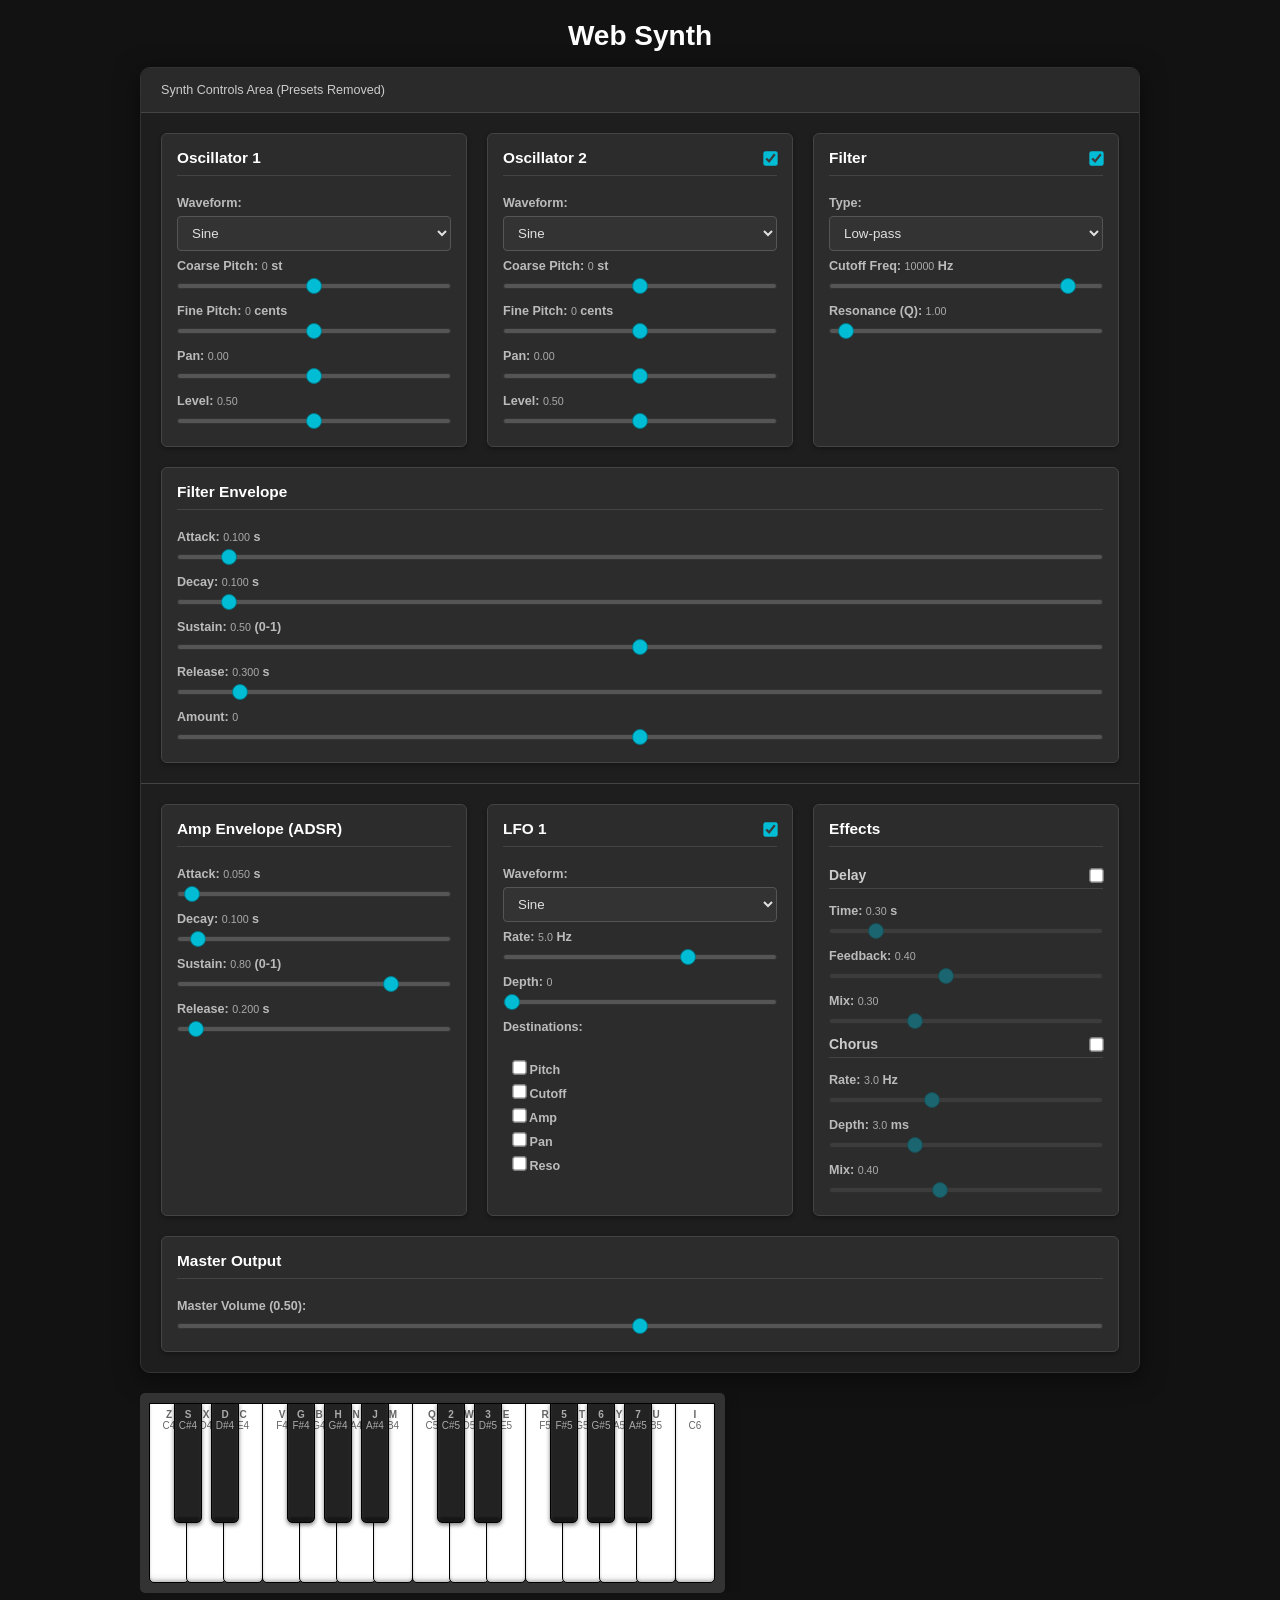
<file: Synth.html>
<!DOCTYPE html>
<html lang="en">
<head>
    <meta charset="UTF-8">
    <meta name="viewport" content="width=device-width, initial-scale=1.0">
    <title>Web Synth - Dark Theme</title>
    <style>
        /* --- Basic Reset & Font --- */
        * { box-sizing: border-box; margin: 0; padding: 0; }
        body {
            font-family: 'Segoe UI', Tahoma, Geneva, Verdana, sans-serif;
            background-color: #121212; /* Very dark background for contrast */
            color: #e0e0e0;
            display: flex;
            flex-direction: column;
            align-items: center;
            padding: 20px;
            font-size: 14px;
        }

        h1, p { text-align: center; margin-bottom: 15px; }
        h1 { color: #ffffff; }
        p { color: #aaaaaa; font-size: 0.9em;}

        /* --- Main Synth Container & Theme --- */
        .synth-container {
            width: 100%;
            max-width: 1000px; /* Adjusted max-width */
            background-color: #1e1e1e; /* Dark base for the synth panel */
            border-radius: 10px;
            box-shadow: 0 5px 25px rgba(0, 0, 0, 0.5);
            border: 1px solid #333;
            overflow: hidden; /* Contain children */
        }
        .dark-theme label { display: block; margin: 8px 0 3px; font-weight: bold; font-size: 0.9em; color: #bbbbbb; }
        .dark-theme .control-group span { font-weight: normal; color: #aaaaaa; font-size: 0.85em; }
        .dark-theme h3, .dark-theme h4 { color: #ffffff; display: flex; justify-content: space-between; align-items: center;}
        .dark-theme h3 { font-size: 1.1em; margin-bottom: 20px; padding-bottom: 8px; border-bottom: 1px solid #444;}
        .dark-theme h4 { margin-top: 5px; margin-bottom: 15px; text-align: center; font-size: 1.0em; color: #ccc; border-bottom: 1px solid #444; padding-bottom: 5px; }

        /* --- Layout Sections --- */
        .top-bar {
            background-color: #2a2a2a;
            padding: 10px 20px;
            border-bottom: 1px solid #444;
            min-height: 45px; /* Placeholder height */
            display: flex;
            align-items: center;
            color: #ccc;
            font-size: 0.9em;
        }
        .main-panel {
            display: flex;
            flex-wrap: wrap; /* Allow wrapping if needed */
            gap: 20px; /* Space between main modules */
            padding: 20px;
            border-bottom: 1px solid #444;
        }
        .module-row {
            display: flex;
            flex-wrap: wrap; /* Allow modules to wrap */
            gap: 20px; /* Space between modules */
            padding: 20px;
        }

        /* --- Module Styling --- */
        .oscillator, .envelope-controls, .filter-controls, .filter-env-controls, .lfo-controls, .effects-module, .master-controls {
            background-color: #2c2c2c; /* Slightly lighter than main bg */
            border: 1px solid #444;
            border-radius: 6px;
            padding: 15px;
            box-shadow: 0 2px 5px rgba(0, 0, 0, 0.3);
            flex-grow: 1; /* Allow modules to grow */
            flex-basis: 250px; /* Minimum base width before wrapping */
            margin-bottom: 0; /* Remove default margin, rely on gap */
        }
        /* Specific widths if needed (e.g., make main panel items wider) */
         .main-panel > .oscillator,
         .main-panel > .filter-controls {
             flex-basis: 300px; /* Make main panel items a bit wider */
         }


        /* --- Control Styling --- */
        .dark-theme select, .dark-theme input[type="text"] {
            background-color: #333;
            color: #e0e0e0;
            border: 1px solid #555;
            border-radius: 4px;
            padding: 8px 10px;
            width: 100%;
            margin-top: 3px;
            cursor: pointer;
        }
        .dark-theme button {
             padding: 8px 15px; cursor: pointer; border: 1px solid #555; border-radius: 4px; background-color: #444; color: #e0e0e0;
        }
        .dark-theme button:hover { background-color: #555; }
        .dark-theme button:disabled { opacity: 0.5; cursor: not-allowed; }
        .dark-theme #delete-preset-button { background-color: #7f1d1d; border-color: #991b1b; color: #fecaca;} /* Muted red */
        .dark-theme #delete-preset-button:hover { background-color: #991b1b; }

        .dark-theme input[type="checkbox"] { margin-left: 10px; cursor: pointer; transform: scale(1.1); accent-color: #00bcd4; /* Cyan accent */}
        .dark-theme .lfo-destinations input[type="checkbox"] { accent-color: #00bcd4; }

        /* Basic Slider Styling (cross-browser requires prefixes) */
        .dark-theme input[type=range] {
            width: 100%;
            margin: 7px 0; /* Add some margin */
            background-color: transparent;
            -webkit-appearance: none;
             appearance: none;
             cursor: pointer;
        }
        .dark-theme input[type=range]:focus { outline: none; }

        /* Track */
        .dark-theme input[type=range]::-webkit-slider-runnable-track { width: 100%; height: 6px; background: #555; border-radius: 3px; border: 1px solid #333; }
        .dark-theme input[type=range]::-moz-range-track { width: 100%; height: 6px; background: #555; border-radius: 3px; border: 1px solid #333; }

        /* Thumb */
        .dark-theme input[type=range]::-webkit-slider-thumb { height: 16px; width: 16px; border-radius: 50%; background: #00bcd4; border: 1px solid #007a8a; -webkit-appearance: none; margin-top: -6px; /* Adjust vertical centering */ }
        .dark-theme input[type=range]::-moz-range-thumb { height: 16px; width: 16px; border-radius: 50%; background: #00bcd4; border: 1px solid #007a8a; }

        /* Disabled Controls Styling */
        .disabled .control-group input[type=range], .disabled .control-group select, .disabled .lfo-destinations label { opacity: 0.4; pointer-events: none; }
        .effect-group.disabled .control-group input[type=range], .effect-group.disabled .control-group select { opacity: 0.4; pointer-events: none; }


        /* Keyboard Styles (unchanged) */
        .keyboard-container { width: 100%; max-width: 1000px; /* Match synth width */ overflow-x: auto; margin-top: 20px; }
        .keyboard { display: flex; justify-content: flex-start; width: fit-content; padding: 10px; background: #333; border-radius: 5px; box-shadow: 0 5px 15px rgba(0,0,0,0.3); }
        .key { border: 1px solid #000; border-radius: 0 0 5px 5px; cursor: pointer; position: relative; user-select: none; -webkit-user-select: none; text-align: center; padding-top: 150px; font-size: 10px; color: #666; flex-shrink: 0; }
        .key.white { width: 40px; height: 180px; background: linear-gradient(to bottom, #fff 95%, #eee 100%); box-shadow: inset 0 -2px 3px rgba(0,0,0,0.2); margin-left: -1px;} .key.black { width: 28px; height: 120px; background: linear-gradient(to bottom, #222 95%, #000 100%); z-index: 1; margin: 0 -15px; box-shadow: inset 0 -2px 3px rgba(255,255,255,0.1), 0 2px 4px rgba(0,0,0,0.5); color: #aaa; padding-top: 90px;}
        .key:hover { background-color: #eee; } .key.black:hover { background-color: #444; }
        .key.active, .key:active { background: linear-gradient(to bottom, #88ddff 95%, #66ccdd 100%); border-color: #00bcd4;} /* Accent color active */
        .key.black.active, .key.black:active { background: linear-gradient(to bottom, #005662 95%, #003c44 100%); border-color: #00bcd4;}/* Accent color active */
        .key span { display: block; margin-top: -145px; font-weight: bold;} .key.black span { margin-top: -85px; }
    </style>
</head>
<body>

    <h1>Web Synth</h1>
    <div class="synth-container dark-theme">

        <div class="top-bar">
            <span>Synth Controls Area (Presets Removed)</span>
            </div>

        <div class="main-panel">
            <div class="oscillator"><h3>Oscillator 1</h3> <div class="control-group"><label for="osc1-waveform">Waveform:</label><select id="osc1-waveform"><option value="sine" selected>Sine</option><option value="square">Square</option><option value="sawtooth">Sawtooth</option><option value="triangle">Triangle</option></select></div> <div class="control-group"><label for="osc1-coarse">Coarse Pitch: <span id="osc1-coarse-value">0</span> st</label><input type="range" id="osc1-coarse" min="-24" max="24" value="0" step="1"></div> <div class="control-group"><label for="osc1-fine">Fine Pitch: <span id="osc1-fine-value">0</span> cents</label><input type="range" id="osc1-fine" min="-100" max="100" value="0" step="1"></div> <div class="control-group"><label for="osc1-pan">Pan: <span id="osc1-pan-value">0.00</span></label><input type="range" id="osc1-pan" min="-1" max="1" value="0" step="0.01"></div> <div class="control-group"><label for="osc1-level">Level: <span id="osc1-level-value">0.5</span></label><input type="range" id="osc1-level" min="0" max="1" value="0.5" step="0.01"></div> </div>
             <div class="oscillator" id="osc2-controls"><h3>Oscillator 2 <input type="checkbox" id="osc2-enable" title="Enable Oscillator 2" checked></h3> <div class="control-group"><label for="osc2-waveform">Waveform:</label><select id="osc2-waveform"><option value="sine" selected>Sine</option><option value="square">Square</option><option value="sawtooth">Sawtooth</option><option value="triangle">Triangle</option></select></div> <div class="control-group"><label for="osc2-coarse">Coarse Pitch: <span id="osc2-coarse-value">0</span> st</label><input type="range" id="osc2-coarse" min="-24" max="24" value="0" step="1"></div> <div class="control-group"><label for="osc2-fine">Fine Pitch: <span id="osc2-fine-value">0</span> cents</label><input type="range" id="osc2-fine" min="-100" max="100" value="0" step="1"></div> <div class="control-group"><label for="osc2-pan">Pan: <span id="osc2-pan-value">0.00</span></label><input type="range" id="osc2-pan" min="-1" max="1" value="0" step="0.01"></div> <div class="control-group"><label for="osc2-level">Level: <span id="osc2-level-value">0.5</span></label><input type="range" id="osc2-level" min="0" max="1" value="0.5" step="0.01"></div> </div>
             <div class="filter-controls" id="filter-controls"> <h3> Filter <input type="checkbox" id="filter-enable" title="Enable Filter" checked> </h3> <div class="control-group"><label for="filter-type">Type:</label><select id="filter-type"><option value="lowpass" selected>Low-pass</option><option value="highpass">High-pass</option><option value="bandpass">Band-pass</option><option value="notch">Notch</option><option value="lowshelf">Low-shelf</option><option value="highshelf">High-shelf</option><option value="peaking">Peaking</option><option value="allpass">All-pass</option></select></div> <div class="control-group"><label for="filter-cutoff">Cutoff Freq: <span id="filter-cutoff-value">10000</span> Hz</label><input type="range" id="filter-cutoff" min="0" max="100" value="85" step="0.1"> </div> <div class="control-group"><label for="filter-resonance">Resonance (Q): <span id="filter-resonance-value">2.00</span></label><input type="range" id="filter-resonance" min="0" max="100" value="5" step="0.1"> </div> </div>
             <div class="filter-env-controls" id="filter-env-controls"><h3>Filter Envelope</h3> <div class="control-group"><label for="filter-env-attack">Attack: <span id="filter-env-attack-value">0.1</span> s</label><input type="range" id="filter-env-attack" min="0.005" max="2" value="0.1" step="0.001"></div> <div class="control-group"><label for="filter-env-decay">Decay: <span id="filter-env-decay-value">0.1</span> s</label><input type="range" id="filter-env-decay" min="0.005" max="2" value="0.1" step="0.001"></div> <div class="control-group"><label for="filter-env-sustain">Sustain: <span id="filter-env-sustain-value">0.5</span> (0-1)</label><input type="range" id="filter-env-sustain" min="0" max="1" value="0.5" step="0.01"></div> <div class="control-group"><label for="filter-env-release">Release: <span id="filter-env-release-value">0.3</span> s</label><input type="range" id="filter-env-release" min="0.005" max="5" value="0.3" step="0.001"></div> <div class="control-group"><label for="filter-env-amount">Amount: <span id="filter-env-amount-value">0</span></label><input type="range" id="filter-env-amount" min="-100" max="100" value="0" step="1"> </div> </div>
        </div>

        <div class="module-row">
            <div class="envelope-controls"><h3>Amp Envelope (ADSR)</h3> <div class="control-group"><label for="env-attack">Attack: <span id="env-attack-value">0.05</span> s</label><input type="range" id="env-attack" min="0.005" max="2" value="0.05" step="0.001"></div> <div class="control-group"><label for="env-decay">Decay: <span id="env-decay-value">0.1</span> s</label><input type="range" id="env-decay" min="0.005" max="2" value="0.1" step="0.001"></div> <div class="control-group"><label for="env-sustain">Sustain: <span id="env-sustain-value">0.8</span> (0-1)</label><input type="range" id="env-sustain" min="0" max="1" value="0.8" step="0.01"></div> <div class="control-group"><label for="env-release">Release: <span id="env-release-value">0.2</span> s</label><input type="range" id="env-release" min="0.005" max="5" value="0.2" step="0.001"></div> </div>
             <div class="lfo-controls" id="lfo-controls"> <h3> LFO 1 <input type="checkbox" id="lfo1-enable" title="Enable LFO 1" checked> </h3> <div class="control-group"><label for="lfo1-waveform">Waveform:</label><select id="lfo1-waveform"><option value="sine" selected>Sine</option><option value="square">Square</option><option value="sawtooth">Sawtooth</option><option value="triangle">Triangle</option></select></div> <div class="control-group"><label for="lfo1-rate">Rate: <span id="lfo1-rate-value">5.0</span> Hz</label><input type="range" id="lfo1-rate" min="0" max="100" value="50" step="0.1"> </div> <div class="control-group"><label for="lfo1-depth">Depth: <span id="lfo1-depth-value">0</span></label><input type="range" id="lfo1-depth" min="0" max="100" value="0" step="1"> </div> <div class="control-group lfo-destinations"><label>Destinations:</label><br><label><input type="checkbox" id="lfo-dest-pitch" data-dest="pitch"> Pitch</label><label><input type="checkbox" id="lfo-dest-cutoff" data-dest="cutoff"> Cutoff</label><label><input type="checkbox" id="lfo-dest-amp" data-dest="amp"> Amp</label><label><input type="checkbox" id="lfo-dest-pan" data-dest="pan"> Pan</label><label><input type="checkbox" id="lfo-dest-reso" data-dest="reso"> Reso</label></div></div>
             <div class="effects-module"> <h3>Effects</h3> <div class="effect-group delay-group disabled"> <h4> Delay <input type="checkbox" id="delay-enable" title="Enable Delay"> </h4> <div class="control-group"><label for="delay-time">Time: <span id="delay-time-value">0.30</span> s</label><input type="range" id="delay-time" min="0" max="100" value="15" step="0.1"></div> <div class="control-group"><label for="delay-feedback">Feedback: <span id="delay-feedback-value">0.40</span></label><input type="range" id="delay-feedback" min="0" max="100" value="42" step="0.1"></div> <div class="control-group"><label for="delay-mix">Mix: <span id="delay-mix-value">0.30</span></label><input type="range" id="delay-mix" min="0" max="100" value="30" step="0.1"></div> </div> <div class="effect-group chorus-group disabled"> <h4> Chorus <input type="checkbox" id="chorus-enable" title="Enable Chorus"> </h4> <div class="control-group"><label for="chorus-rate">Rate: <span id="chorus-rate-value">3.0</span> Hz</label><input type="range" id="chorus-rate" min="0" max="100" value="37" step="0.1"></div> <div class="control-group"><label for="chorus-depth">Depth: <span id="chorus-depth-value">3.0</span> ms</label><input type="range" id="chorus-depth" min="0" max="100" value="30" step="1"></div> <div class="control-group"><label for="chorus-mix">Mix: <span id="chorus-mix-value">0.40</span></label><input type="range" id="chorus-mix" min="0" max="100" value="40" step="0.1"></div> </div> </div>
             <div class="master-controls"><h3>Master Output</h3> <label for="master-gain">Master Volume (<span id="master-gain-value">0.5</span>):</label> <input type="range" id="master-gain" min="0" max="1" value="0.5" step="0.01" /> </div>
        </div>

    </div><div class="keyboard-container"><div class="keyboard"> <div class="key white" data-note="60"><span>Z</span>C4</div> <div class="key black" data-note="61"><span>S</span>C#4</div> <div class="key white" data-note="62"><span>X</span>D4</div> <div class="key black" data-note="63"><span>D</span>D#4</div> <div class="key white" data-note="64"><span>C</span>E4</div> <div class="key white" data-note="65"><span>V</span>F4</div> <div class="key black" data-note="66"><span>G</span>F#4</div> <div class="key white" data-note="67"><span>B</span>G4</div> <div class="key black" data-note="68"><span>H</span>G#4</div> <div class="key white" data-note="69"><span>N</span>A4</div> <div class="key black" data-note="70"><span>J</span>A#4</div> <div class="key white" data-note="71"><span>M</span>B4</div> <div class="key white" data-note="72"><span>Q</span>C5</div> <div class="key black" data-note="73"><span>2</span>C#5</div> <div class="key white" data-note="74"><span>W</span>D5</div> <div class="key black" data-note="75"><span>3</span>D#5</div> <div class="key white" data-note="76"><span>E</span>E5</div> <div class="key white" data-note="77"><span>R</span>F5</div> <div class="key black" data-note="78"><span>5</span>F#5</div> <div class="key white" data-note="79"><span>T</span>G5</div> <div class="key black" data-note="80"><span>6</span>G#5</div> <div class="key white" data-note="81"><span>Y</span>A5</div> <div class="key black" data-note="82"><span>7</span>A#5</div> <div class="key white" data-note="83"><span>U</span>B5</div> <div class="key white" data-note="84"><span>I</span>C6</div> </div></div>

    <script>
        // --- ENTIRE JAVASCRIPT CODE from the previous version (after adding Osc2 Toggle) goes here ---
        // --- No changes needed to the JavaScript for this layout/theme update ---

        let audioContext = null;
        let masterGainNode = null;
        const voices = [];
        const MAX_VOICES = 4;

        // --- Global LFO Nodes ---
        let lfo1Osc = null; let lfo1DepthGain = null; let lfo1PitchModGain = null; let lfo1CutoffModGain = null; let lfo1AmpModGain = null; let lfo1Pan1ModGain = null; let lfo1Pan2ModGain = null; let lfo1ResoModGain = null;

        // --- Global Delay Nodes ---
        let delayInput = null; let delayOutput = null; let delayEffectPathGain = null; let delayBypassGain = null;
        let delayNode = null; let delayFeedbackGain = null; let delayWetGain = null; let delayDryGain = null;

        // --- Global Chorus Nodes ---
        let chorusInput = null; let chorusOutput = null; let chorusEffectPathGain = null; let chorusBypassGain = null;
        let chorusDelayNode = null; let chorusLfo = null; let chorusLfoDepth = null; let chorusWetGain = null; let chorusDryGain = null;

        // --- Global Synth Parameters ---
        let osc1Params = { wave: 'sine', coarse: 0, fine: 0, level: 0.5, pan: 0 }; let osc2Params = { enabled: true, wave: 'sine', coarse: 0, fine: 0, level: 0.5, pan: 0 }; let ampEnvParams = { attack: 0.05, decay: 0.1, sustain: 0.8, release: 0.2 }; const MIN_FILTER_FREQ = 20; const MAX_FILTER_FREQ = 20000; const MIN_FILTER_Q = 0.0001; const MAX_FILTER_Q = 30; let filterParams = { enabled: true, type: 'lowpass', cutoff: 10000, resonance: 1 }; let filterEnvParams = { attack: 0.1, decay: 0.1, sustain: 0.5, release: 0.3, amount: 0 }; const MIN_LFO_RATE = 0.1; const MAX_LFO_RATE = 30; let lfo1Params = { enabled: true, wave: 'sine', rate: 5, depth: 0, destinations: { pitch: false, cutoff: false, amp: false, pan: false, reso: false } }; const MAX_DELAY_TIME = 2.0; const MAX_FEEDBACK = 0.95; let delayParams = { enabled: false, time: 0.3, feedback: 0.4, mix: 0.3 }; const CHORUS_BASE_DELAY = 0.025; const MAX_CHORUS_LFO_RATE = 8; const MAX_CHORUS_MOD_DEPTH = 0.010; let chorusParams = { enabled: false, rate: 3, depth: 0.003, mix: 0.4 };
        let masterVolume = 0.5;

        // --- UI Elements References ---
        const osc1WaveformSelect = document.getElementById('osc1-waveform'); const osc1CoarseSlider = document.getElementById('osc1-coarse'); const osc1CoarseValueSpan = document.getElementById('osc1-coarse-value'); const osc1FineSlider = document.getElementById('osc1-fine'); const osc1FineValueSpan = document.getElementById('osc1-fine-value'); const osc1LevelSlider = document.getElementById('osc1-level'); const osc1LevelValueSpan = document.getElementById('osc1-level-value'); const osc1PanSlider = document.getElementById('osc1-pan'); const osc1PanValueSpan = document.getElementById('osc1-pan-value'); const osc2ControlsContainer = document.getElementById('osc2-controls'); const osc2EnableCheckbox = document.getElementById('osc2-enable'); const osc2WaveformSelect = document.getElementById('osc2-waveform'); const osc2CoarseSlider = document.getElementById('osc2-coarse'); const osc2CoarseValueSpan = document.getElementById('osc2-coarse-value'); const osc2FineSlider = document.getElementById('osc2-fine'); const osc2FineValueSpan = document.getElementById('osc2-fine-value'); const osc2LevelSlider = document.getElementById('osc2-level'); const osc2LevelValueSpan = document.getElementById('osc2-level-value'); const osc2PanSlider = document.getElementById('osc2-pan'); const osc2PanValueSpan = document.getElementById('osc2-pan-value'); const envAttackSlider = document.getElementById('env-attack'); const envAttackValueSpan = document.getElementById('env-attack-value'); const envDecaySlider = document.getElementById('env-decay'); const envDecayValueSpan = document.getElementById('env-decay-value'); const envSustainSlider = document.getElementById('env-sustain'); const envSustainValueSpan = document.getElementById('env-sustain-value'); const envReleaseSlider = document.getElementById('env-release'); const envReleaseValueSpan = document.getElementById('env-release-value'); const filterControlsContainer = document.getElementById('filter-controls'); const filterEnableCheckbox = document.getElementById('filter-enable'); const filterTypeSelect = document.getElementById('filter-type'); const filterCutoffSlider = document.getElementById('filter-cutoff'); const filterCutoffValueSpan = document.getElementById('filter-cutoff-value'); const filterResonanceSlider = document.getElementById('filter-resonance'); const filterResonanceValueSpan = document.getElementById('filter-resonance-value'); const filterEnvControlsContainer = document.getElementById('filter-env-controls'); const filterEnvAttackSlider = document.getElementById('filter-env-attack'); const filterEnvAttackValueSpan = document.getElementById('filter-env-attack-value'); const filterEnvDecaySlider = document.getElementById('filter-env-decay'); const filterEnvDecayValueSpan = document.getElementById('filter-env-decay-value'); const filterEnvSustainSlider = document.getElementById('filter-env-sustain'); const filterEnvSustainValueSpan = document.getElementById('filter-env-sustain-value'); const filterEnvReleaseSlider = document.getElementById('filter-env-release'); const filterEnvReleaseValueSpan = document.getElementById('filter-env-release-value'); const filterEnvAmountSlider = document.getElementById('filter-env-amount'); const filterEnvAmountValueSpan = document.getElementById('filter-env-amount-value'); const lfoControlsContainer = document.getElementById('lfo-controls'); const lfo1EnableCheckbox = document.getElementById('lfo1-enable'); const lfo1WaveformSelect = document.getElementById('lfo1-waveform'); const lfo1RateSlider = document.getElementById('lfo1-rate'); const lfo1RateValueSpan = document.getElementById('lfo1-rate-value'); const lfo1DepthSlider = document.getElementById('lfo1-depth'); const lfo1DepthValueSpan = document.getElementById('lfo1-depth-value'); const lfoDestCheckboxes = document.querySelectorAll('.lfo-destinations input[type="checkbox"]'); const masterGainSlider = document.getElementById('master-gain'); const masterGainValueSpan = document.getElementById('master-gain-value'); const delayEnableCheckbox = document.getElementById('delay-enable'); const delayControlsContainer = document.querySelector('.delay-group'); const delayTimeSlider = document.getElementById('delay-time'); const delayTimeValueSpan = document.getElementById('delay-time-value'); const delayFeedbackSlider = document.getElementById('delay-feedback'); const delayFeedbackValueSpan = document.getElementById('delay-feedback-value'); const delayMixSlider = document.getElementById('delay-mix'); const delayMixValueSpan = document.getElementById('delay-mix-value'); const chorusEnableCheckbox = document.getElementById('chorus-enable'); const chorusControlsContainer = document.querySelector('.chorus-group'); const chorusRateSlider = document.getElementById('chorus-rate'); const chorusRateValueSpan = document.getElementById('chorus-rate-value'); const chorusDepthSlider = document.getElementById('chorus-depth'); const chorusDepthValueSpan = document.getElementById('chorus-depth-value'); const chorusMixSlider = document.getElementById('chorus-mix'); const chorusMixValueSpan = document.getElementById('chorus-mix-value');

        const keyboard = document.querySelector('.keyboard');
        const keyToNoteMap = { 'z': 60, 's': 61, 'x': 62, 'd': 63, 'c': 64, 'v': 65, 'g': 66, 'b': 67, 'h': 68, 'n': 69, 'j': 70, 'm': 71, 'q': 72, '2': 73, 'w': 74, '3': 75, 'e': 76, 'r': 77, '5': 78, 't': 79, '6': 80, 'y': 81, '7': 82, 'u': 83, 'i': 84 };
        const pressedComputerKeys = new Set(); const activeTouches = new Map();

        // Helper Functions
        function noteToFrequency(note) { return 440 * (2 ** ((note - 69) / 12)); }
        function calculateTunedFrequency(baseFreq, coarseSemi, fineCents) { const semiRatio = 2 ** (coarseSemi / 12); const centRatio = 2 ** (fineCents / 1200); return baseFreq * semiRatio * centRatio; }
        function findKeyElementByNote(note) { return keyboard.querySelector(`.key[data-note="${note}"]`); }
        function mapLogarithmic(value, minVal, maxVal) { if (value <= 0) return minVal; const range = maxVal / minVal; const normalizedValue = value / 100; return minVal * (range ** normalizedValue); }
        function mapLinear(value, minVal, maxVal) { const normalizedValue = value / 100; return minVal + (maxVal - minVal) * normalizedValue; }
        function inverseMapLogarithmic(freq, minVal, maxVal) { if (freq <= minVal) return 0; if (freq >= maxVal) return 100; const range = maxVal / minVal; return 100 * Math.log(freq / minVal) / Math.log(range); }
        function inverseMapLinear(outputValue, minVal, maxVal) { const range = maxVal - minVal; if (range === 0) return 0; if (outputValue <= minVal) return 0; if (outputValue >= maxVal) return 100; return 100 * (outputValue - minVal) / range; }

        // ADSR Envelope Logic
        function triggerAmpEnvelopeAttack(gainParam, now) { const attackEndTime = now + ampEnvParams.attack; const decayEndTime = attackEndTime + ampEnvParams.decay; gainParam.cancelScheduledValues(now); gainParam.setValueAtTime(gainParam.value, now); gainParam.linearRampToValueAtTime(1.0, attackEndTime); gainParam.linearRampToValueAtTime(ampEnvParams.sustain, decayEndTime); }
        function triggerAmpEnvelopeRelease(gainParam, now) { const releaseEndTime = now + ampEnvParams.release; gainParam.cancelScheduledValues(now); gainParam.setValueAtTime(gainParam.value, now); gainParam.linearRampToValueAtTime(0.0001, releaseEndTime); return releaseEndTime; }

        // LFO Routing Logic
        const LFO_MOD_SCALES = { pitch: 100, cutoff: 4000, amp: 0.25, pan: 1.0, reso: 2.0 };
        function updateLfoRouting() { if (!audioContext) return; const effectiveDepthScale = lfo1Params.enabled ? (lfo1Params.depth / 100) : 0; const now = audioContext.currentTime; const rampTime = 0.01; lfo1PitchModGain.gain.setTargetAtTime(lfo1Params.destinations.pitch ? effectiveDepthScale * LFO_MOD_SCALES.pitch : 0, now, rampTime); lfo1CutoffModGain.gain.setTargetAtTime(lfo1Params.destinations.cutoff ? effectiveDepthScale * LFO_MOD_SCALES.cutoff : 0, now, rampTime); lfo1AmpModGain.gain.setTargetAtTime(lfo1Params.destinations.amp ? effectiveDepthScale * LFO_MOD_SCALES.amp : 0, now, rampTime); lfo1Pan1ModGain.gain.setTargetAtTime(lfo1Params.destinations.pan ? effectiveDepthScale * LFO_MOD_SCALES.pan : 0, now, rampTime); lfo1Pan2ModGain.gain.setTargetAtTime(lfo1Params.destinations.pan ? effectiveDepthScale * LFO_MOD_SCALES.pan : 0, now, rampTime); lfo1ResoModGain.gain.setTargetAtTime(lfo1Params.destinations.reso ? effectiveDepthScale * LFO_MOD_SCALES.reso : 0, now, rampTime); }

        // Voice Structure
        class Voice {
             constructor(id, audioCtx, masterGain) { this.id = id; this.isActive = false; this.noteNumber = -1; this.startTime = 0; this.releaseTimeoutId = null; this.osc1 = audioCtx.createOscillator(); this.osc2 = audioCtx.createOscillator(); this.gain1 = audioCtx.createGain(); this.gain2 = audioCtx.createGain(); this.panner1 = audioCtx.createStereoPanner(); this.panner2 = audioCtx.createStereoPanner(); this.filterInputGain = audioCtx.createGain(); this.filterEffectPathGain = audioCtx.createGain(); this.filterBypassGain = audioCtx.createGain(); this.filterOutputGain = audioCtx.createGain(); this.filter = audioCtx.createBiquadFilter(); this.vca = audioCtx.createGain(); this.vca.gain.value = 0; this.osc1.connect(this.gain1).connect(this.panner1).connect(this.filterInputGain); this.osc2.connect(this.gain2).connect(this.panner2).connect(this.filterInputGain); this.filterInputGain.connect(this.filterEffectPathGain); this.filterInputGain.connect(this.filterBypassGain); this.filterEffectPathGain.connect(this.filter); this.filter.connect(this.filterOutputGain); this.filterBypassGain.connect(this.filterOutputGain); this.filterOutputGain.connect(this.vca); this.vca.connect(masterGain); this.osc1.type = osc1Params.wave; this.gain1.gain.value = osc1Params.level; this.panner1.pan.value = osc1Params.pan; this.osc2.type = osc2Params.wave; this.gain2.gain.value = osc2Params.enabled ? osc2Params.level : 0; this.panner2.pan.value = osc2Params.pan; this.filter.type = filterParams.type; this.filter.frequency.value = filterParams.cutoff; this.filter.Q.value = filterParams.resonance; this.filterEffectPathGain.gain.value = filterParams.enabled ? 1 : 0; this.filterBypassGain.gain.value = filterParams.enabled ? 0 : 1; if (lfo1PitchModGain) { lfo1PitchModGain.connect(this.osc1.detune); lfo1PitchModGain.connect(this.osc2.detune); } if (lfo1CutoffModGain) lfo1CutoffModGain.connect(this.filter.frequency); if (lfo1AmpModGain) lfo1AmpModGain.connect(this.vca.gain); if (lfo1Pan1ModGain) lfo1Pan1ModGain.connect(this.panner1.pan); if (lfo1Pan2ModGain) lfo1Pan2ModGain.connect(this.panner2.pan); if (lfo1ResoModGain) lfo1ResoModGain.connect(this.filter.Q); this.osc1.start(0); this.osc2.start(0); }
             play(noteNum, baseFreq, time) { console.log(`Voice ${this.id}: Play note ${noteNum}`); this.noteNumber = noteNum; this.isActive = true; this.startTime = time; clearTimeout(this.releaseTimeoutId); const freq1 = calculateTunedFrequency(baseFreq, osc1Params.coarse, osc1Params.fine); this.osc1.frequency.setValueAtTime(freq1, time); this.osc1.detune.setValueAtTime(0, time); this.osc1.type = osc1Params.wave; this.gain1.gain.setValueAtTime(osc1Params.level, time); this.panner1.pan.setValueAtTime(osc1Params.pan, time); const freq2 = calculateTunedFrequency(baseFreq, osc2Params.coarse, osc2Params.fine); this.osc2.frequency.setValueAtTime(freq2, time); this.osc2.detune.setValueAtTime(0, time); this.osc2.type = osc2Params.wave; const targetGain2 = osc2Params.enabled ? osc2Params.level : 0; this.gain2.gain.setValueAtTime(targetGain2, time); this.panner2.pan.setValueAtTime(osc2Params.pan, time); const baseCutoff = filterParams.cutoff; this.filter.type = filterParams.type; this.filter.frequency.setValueAtTime(baseCutoff, time); this.filter.Q.setValueAtTime(filterParams.resonance, time); triggerAmpEnvelopeAttack(this.vca.gain, time); if (filterParams.enabled && filterEnvParams.amount !== 0) { const filtFreqParam = this.filter.frequency; const attackEndTime = time + filterEnvParams.attack; const decayEndTime = attackEndTime + filterEnvParams.decay; const amountRatio = 2 ** ((filterEnvParams.amount / 100 * 84) / 12); const peakCutoff = Math.max(MIN_FILTER_FREQ, Math.min(MAX_FILTER_FREQ, baseCutoff * amountRatio)); const sustainLevel = filterEnvParams.sustain; const sustainCutoff = Math.max(MIN_FILTER_FREQ, Math.min(MAX_FILTER_FREQ, baseCutoff + sustainLevel * (peakCutoff - baseCutoff))); filtFreqParam.cancelScheduledValues(time); filtFreqParam.setValueAtTime(baseCutoff, time); filtFreqParam.linearRampToValueAtTime(peakCutoff, attackEndTime); filtFreqParam.linearRampToValueAtTime(sustainCutoff, decayEndTime); } else { this.filter.frequency.cancelScheduledValues(time); this.filter.frequency.setValueAtTime(baseCutoff, time); } this.filterEffectPathGain.gain.setValueAtTime(filterParams.enabled ? 1 : 0, time); this.filterBypassGain.gain.setValueAtTime(filterParams.enabled ? 0 : 1, time); }
             release(time) { console.log(`Voice ${this.id}: Release note ${this.noteNumber}`); if (!this.isActive) return; const vcaReleaseEndTime = triggerAmpEnvelopeRelease(this.vca.gain, time); let filterReleaseDuration = 0; if (filterParams.enabled && filterEnvParams.amount !== 0) { const filtFreqParam = this.filter.frequency; const filterReleaseEndTime = time + filterEnvParams.release; const baseCutoff = filterParams.cutoff; filtFreqParam.cancelScheduledValues(time); filtFreqParam.setValueAtTime(filtFreqParam.value, time); filtFreqParam.linearRampToValueAtTime(baseCutoff, filterReleaseEndTime); filterReleaseDuration = Math.max(0, filterReleaseEndTime - time) * 1000; } const vcaReleaseDuration = Math.max(0, vcaReleaseEndTime - time) * 1000; const maxReleaseDuration = Math.max(vcaReleaseDuration, filterReleaseDuration); clearTimeout(this.releaseTimeoutId); this.releaseTimeoutId = setTimeout(() => { console.log(`Voice ${this.id}: Freed after release`); this.isActive = false; this.noteNumber = -1; this.startTime = 0; }, maxReleaseDuration + 20); }
             forceStop(time) { console.log(`Voice ${this.id}: Force stop for note ${this.noteNumber}`); clearTimeout(this.releaseTimeoutId); const fadeOutTime = 0.005; this.vca.gain.cancelScheduledValues(time); this.vca.gain.setValueAtTime(this.vca.gain.value, time); this.vca.gain.linearRampToValueAtTime(0.0001, time + fadeOutTime); this.filter.frequency.cancelScheduledValues(time); this.filter.frequency.setValueAtTime(this.filter.frequency.value, time); this.filter.frequency.linearRampToValueAtTime(filterParams.cutoff, time + fadeOutTime); this.isActive = false; this.noteNumber = -1; this.startTime = 0; }
        }

        // Audio Initialization
        function initAudio() {
             if (audioContext) return true; try { audioContext = new (window.AudioContext || window.webkitAudioContext)(); masterGainNode = audioContext.createGain(); lfo1Osc = audioContext.createOscillator(); lfo1DepthGain = audioContext.createGain(); lfo1Osc.type = lfo1Params.wave; lfo1Osc.frequency.value = lfo1Params.rate; lfo1DepthGain.gain.value = 1.0; lfo1Osc.connect(lfo1DepthGain); lfo1PitchModGain = audioContext.createGain(); lfo1PitchModGain.gain.value = 0; lfo1CutoffModGain = audioContext.createGain(); lfo1CutoffModGain.gain.value = 0; lfo1AmpModGain = audioContext.createGain(); lfo1AmpModGain.gain.value = 0; lfo1Pan1ModGain = audioContext.createGain(); lfo1Pan1ModGain.gain.value = 0; lfo1Pan2ModGain = audioContext.createGain(); lfo1Pan2ModGain.gain.value = 0; lfo1ResoModGain = audioContext.createGain(); lfo1ResoModGain.gain.value = 0; lfo1DepthGain.connect(lfo1PitchModGain); lfo1DepthGain.connect(lfo1CutoffModGain); lfo1DepthGain.connect(lfo1AmpModGain); lfo1DepthGain.connect(lfo1Pan1ModGain); lfo1DepthGain.connect(lfo1Pan2ModGain); lfo1DepthGain.connect(lfo1ResoModGain); delayInput = audioContext.createGain(); delayOutput = audioContext.createGain(); delayEffectPathGain = audioContext.createGain(); delayBypassGain = audioContext.createGain(); delayNode = audioContext.createDelay(MAX_DELAY_TIME); delayFeedbackGain = audioContext.createGain(); delayWetGain = audioContext.createGain(); delayDryGain = audioContext.createGain(); delayInput.connect(delayEffectPathGain); delayInput.connect(delayBypassGain); delayEffectPathGain.connect(delayDryGain); delayEffectPathGain.connect(delayNode); delayNode.connect(delayWetGain); delayNode.connect(delayFeedbackGain); delayFeedbackGain.connect(delayNode); delayDryGain.connect(delayOutput); delayWetGain.connect(delayOutput); delayBypassGain.connect(delayOutput); chorusInput = audioContext.createGain(); chorusOutput = audioContext.createGain(); chorusEffectPathGain = audioContext.createGain(); chorusBypassGain = audioContext.createGain(); chorusDelayNode = audioContext.createDelay(0.1); chorusLfo = audioContext.createOscillator(); chorusLfoDepth = audioContext.createGain(); chorusWetGain = audioContext.createGain(); chorusDryGain = audioContext.createGain(); chorusInput.connect(chorusEffectPathGain); chorusInput.connect(chorusBypassGain); chorusEffectPathGain.connect(chorusDryGain); chorusEffectPathGain.connect(chorusDelayNode); chorusDelayNode.connect(chorusWetGain); chorusLfo.connect(chorusLfoDepth); chorusLfoDepth.connect(chorusDelayNode.delayTime); chorusDryGain.connect(chorusOutput); chorusWetGain.connect(chorusOutput); chorusBypassGain.connect(chorusOutput); masterGainNode.connect(delayInput); delayOutput.connect(chorusInput); chorusOutput.connect(audioContext.destination); voices.length = 0; for (let i = 0; i < MAX_VOICES; i++) { voices.push(new Voice(i, audioContext, masterGainNode)); } lfo1Osc.start(0); chorusLfo.start(0); console.log(`Synth initialized.`); updateAllDisplays(); updateLfoRouting(); updateMasterVolume(masterVolume); updateDelayEnabled(delayParams.enabled); updateDelayTime(delayParams.time); updateDelayFeedback(delayParams.feedback); updateDelayMix(delayParams.mix); updateChorusEnabled(chorusParams.enabled); updateChorusRate(chorusParams.rate); updateChorusDepth(chorusParams.depth); updateChorusMix(chorusParams.mix); updateOsc2Enabled(osc2Params.enabled); updateFilterEnabled(filterParams.enabled); updateLfoEnabled(lfo1Params.enabled); return true; } catch (e) { console.error("Error initializing Web Audio API:", e); alert("Web Audio API could not be initialized. See console for details."); return false; }
        }

        // Polyphonic Note Handling
        function polyPlayNote(noteNumber) { if (!initAudio()) return; const now = audioContext.currentTime; let availableVoice = null; for (const voice of voices) { if (voice.isActive && voice.noteNumber === noteNumber) { voice.play(noteNumber, noteToFrequency(noteNumber), now); return; } } for (const voice of voices) { if (!voice.isActive) { availableVoice = voice; break; } } if (!availableVoice) { let oldestVoice = voices[0]; for (let i = 1; i < voices.length; i++) { if (voices[i].startTime < oldestVoice.startTime) oldestVoice = voices[i]; } console.log(`Stealing voice ${oldestVoice.id}`); oldestVoice.forceStop(now); availableVoice = oldestVoice; } const baseFreq = noteToFrequency(noteNumber); availableVoice.play(noteNumber, baseFreq, now); const keyElement = findKeyElementByNote(noteNumber); if (keyElement) keyElement.classList.add('active'); }
        function polyStopNote(noteNumber) { if (!audioContext) return; const now = audioContext.currentTime; let voiceFound = false; for (const voice of voices) { if (voice.isActive && voice.noteNumber === noteNumber) { voice.release(now); voiceFound = true; break; } } const keyElement = findKeyElementByNote(noteNumber); if (keyElement) keyElement.classList.remove('active'); }

        // Event Listeners & Updaters
        function updateOscParams(oscNum, param, value) { const targetParams = (oscNum === 1) ? osc1Params : osc2Params; targetParams[param] = value; if (audioContext) { const now = audioContext.currentTime; const targetPanner = (oscNum === 1) ? 'panner1' : 'panner2'; const targetGain = (oscNum === 1) ? 'gain1' : 'gain2'; const targetOsc = (oscNum === 1) ? 'osc1' : 'osc2'; voices.forEach(voice => { if (param === 'level') { const isEnabled = (oscNum === 1) || osc2Params.enabled; if (voice[targetGain]) { voice[targetGain].gain.setTargetAtTime(isEnabled ? value : 0, now, 0.01); } } else if (param === 'wave' && voice[targetOsc]) { voice[targetOsc].type = value; } else if (param === 'pan' && voice[targetPanner]) { voice[targetPanner].pan.setTargetAtTime(value, now, 0.01); } else if ((param === 'coarse' || param === 'fine') && voice.isActive && voice[targetOsc]) { const bf = noteToFrequency(voice.noteNumber); const cf = oscNum === 1 ? osc1Params.coarse : osc2Params.coarse; const ff = oscNum === 1 ? osc1Params.fine : osc2Params.fine; const nf = calculateTunedFrequency(bf, cf, ff); voice[targetOsc].frequency.setTargetAtTime(nf, now, 0.005); } }); } }
        function updateAmpEnvParams(param, value) { ampEnvParams[param] = value; }
        function updateFilterParams(param, value) { filterParams[param] = value; if (audioContext && filterParams.enabled) { const now = audioContext.currentTime; voices.forEach(voice => { if (param === 'type') { voice.filter.type = value; } if (param === 'cutoff') { if(filterEnvParams.amount === 0) voice.filter.frequency.setTargetAtTime(value, now, 0.01); } if (param === 'resonance') { voice.filter.Q.setTargetAtTime(value, now, 0.01); } }); } }
        function updateFilterEnvParams(param, value) { filterEnvParams[param] = value; }
        function updateLfoParams(param, value) { lfo1Params[param] = value; if (audioContext) { if (param === 'wave' && lfo1Osc) lfo1Osc.type = value; if (param === 'rate' && lfo1Osc) lfo1Osc.frequency.setTargetAtTime(value, audioContext.currentTime, 0.01); if (param === 'depth') updateLfoRouting(); } }
        function updateMasterVolume(value) { masterVolume = value; if (masterGainNode) masterGainNode.gain.setTargetAtTime(value, audioContext.currentTime, 0.01); }
        function updateDelayEnabled(enabled) { delayParams.enabled = enabled; const targetEffectGain = enabled ? 1 : 0; const targetBypassGain = enabled ? 0 : 1; if (audioContext) { const now = audioContext.currentTime; delayEffectPathGain.gain.setTargetAtTime(targetEffectGain, now, 0.01); delayBypassGain.gain.setTargetAtTime(targetBypassGain, now, 0.01); } if(delayControlsContainer) delayControlsContainer.classList.toggle('disabled', !enabled); }
        function updateDelayTime(value) { delayParams.time = value; if (delayNode) delayNode.delayTime.setTargetAtTime(value, audioContext.currentTime, 0.01); }
        function updateDelayFeedback(value) { delayParams.feedback = value; if (delayFeedbackGain) delayFeedbackGain.gain.setTargetAtTime(value, audioContext.currentTime, 0.01); }
        function updateDelayMix(value) { delayParams.mix = value; if (delayWetGain && delayDryGain) { const angle = value * Math.PI / 2; delayWetGain.gain.setTargetAtTime(Math.sin(angle), audioContext.currentTime, 0.01); delayDryGain.gain.setTargetAtTime(Math.cos(angle), audioContext.currentTime, 0.01); } }
        function updateChorusEnabled(enabled) { chorusParams.enabled = enabled; const targetEffectGain = enabled ? 1 : 0; const targetBypassGain = enabled ? 0 : 1; if (audioContext) { const now = audioContext.currentTime; chorusEffectPathGain.gain.setTargetAtTime(targetEffectGain, now, 0.01); chorusBypassGain.gain.setTargetAtTime(targetBypassGain, now, 0.01); } if(chorusControlsContainer) chorusControlsContainer.classList.toggle('disabled', !enabled); }
        function updateChorusRate(value) { chorusParams.rate = value; if (chorusLfo) chorusLfo.frequency.setTargetAtTime(value, audioContext.currentTime, 0.01); }
        function updateChorusDepth(value) { chorusParams.depth = value; if (chorusLfoDepth) chorusLfoDepth.gain.setTargetAtTime(value, audioContext.currentTime, 0.01); }
        function updateChorusMix(value) { chorusParams.mix = value; if (chorusWetGain && chorusDryGain) { const angle = value * Math.PI / 2; chorusWetGain.gain.setTargetAtTime(Math.sin(angle), audioContext.currentTime, 0.01); chorusDryGain.gain.setTargetAtTime(Math.cos(angle), audioContext.currentTime, 0.01); } }
        function updateOsc2Enabled(enabled) { osc2Params.enabled = enabled; if (audioContext) { const now = audioContext.currentTime; const targetGainValue = enabled ? osc2Params.level : 0; voices.forEach(voice => { voice.gain2.gain.setTargetAtTime(targetGainValue, now, 0.005); }); } if (osc2ControlsContainer) osc2ControlsContainer.classList.toggle('disabled', !enabled); }
        function updateFilterEnabled(enabled) { filterParams.enabled = enabled; if (audioContext) { const targetEffectGain = enabled ? 1 : 0; const targetBypassGain = enabled ? 0 : 1; const now = audioContext.currentTime; voices.forEach(voice => { voice.filterEffectPathGain.gain.setTargetAtTime(targetEffectGain, now, 0.01); voice.filterBypassGain.gain.setTargetAtTime(targetBypassGain, now, 0.01); }); } if(filterControlsContainer) filterControlsContainer.classList.toggle('disabled', !enabled); if(filterEnvControlsContainer) filterEnvControlsContainer.classList.toggle('disabled', !enabled); }
        function updateLfoEnabled(enabled) { lfo1Params.enabled = enabled; updateLfoRouting(); if(lfoControlsContainer) lfoControlsContainer.classList.toggle('disabled', !enabled); }

        // Link Sliders/Selects
        osc1WaveformSelect.addEventListener('change', (e) => updateOscParams(1, 'wave', e.target.value)); osc1CoarseSlider.addEventListener('input', (e) => { const v = parseInt(e.target.value); osc1CoarseValueSpan.textContent = v; updateOscParams(1, 'coarse', v); }); osc1FineSlider.addEventListener('input', (e) => { const v = parseInt(e.target.value); osc1FineValueSpan.textContent = v; updateOscParams(1, 'fine', v); }); osc1LevelSlider.addEventListener('input', (e) => { const v = parseFloat(e.target.value); osc1LevelValueSpan.textContent = v.toFixed(2); updateOscParams(1, 'level', v); }); osc1PanSlider.addEventListener('input', (e) => { const v = parseFloat(e.target.value); osc1PanValueSpan.textContent = v.toFixed(2); updateOscParams(1, 'pan', v); });
        osc2EnableCheckbox.addEventListener('change', (e) => { updateOsc2Enabled(e.target.checked); }); osc2WaveformSelect.addEventListener('change', (e) => updateOscParams(2, 'wave', e.target.value)); osc2CoarseSlider.addEventListener('input', (e) => { const v = parseInt(e.target.value); osc2CoarseValueSpan.textContent = v; updateOscParams(2, 'coarse', v); }); osc2FineSlider.addEventListener('input', (e) => { const v = parseInt(e.target.value); osc2FineValueSpan.textContent = v; updateOscParams(2, 'fine', v); }); osc2LevelSlider.addEventListener('input', (e) => { const v = parseFloat(e.target.value); osc2LevelValueSpan.textContent = v.toFixed(2); updateOscParams(2, 'level', v); }); osc2PanSlider.addEventListener('input', (e) => { const v = parseFloat(e.target.value); osc2PanValueSpan.textContent = v.toFixed(2); updateOscParams(2, 'pan', v); });
        envAttackSlider.addEventListener('input', (e) => { const v = parseFloat(e.target.value); envAttackValueSpan.textContent = v.toFixed(3); updateAmpEnvParams('attack', v); }); envDecaySlider.addEventListener('input', (e) => { const v = parseFloat(e.target.value); envDecayValueSpan.textContent = v.toFixed(3); updateAmpEnvParams('decay', v); }); envSustainSlider.addEventListener('input', (e) => { const v = parseFloat(e.target.value); envSustainValueSpan.textContent = v.toFixed(2); updateAmpEnvParams('sustain', v); }); envReleaseSlider.addEventListener('input', (e) => { const v = parseFloat(e.target.value); envReleaseValueSpan.textContent = v.toFixed(3); updateAmpEnvParams('release', v); });
        filterEnableCheckbox.addEventListener('change', (e) => { updateFilterEnabled(e.target.checked); }); filterTypeSelect.addEventListener('change', (e) => updateFilterParams('type', e.target.value)); filterCutoffSlider.addEventListener('input', (e) => { const sliderValue = parseFloat(e.target.value); const newCutoff = mapLogarithmic(sliderValue, MIN_FILTER_FREQ, MAX_FILTER_FREQ); filterCutoffValueSpan.textContent = Math.round(newCutoff); updateFilterParams('cutoff', newCutoff); }); filterResonanceSlider.addEventListener('input', (e) => { const sliderValue = parseFloat(e.target.value); const newQ = mapLinear(sliderValue, MIN_FILTER_Q, MAX_FILTER_Q); filterResonanceValueSpan.textContent = newQ.toFixed(2); updateFilterParams('resonance', newQ); });
        filterEnvAttackSlider.addEventListener('input', (e) => { const v = parseFloat(e.target.value); filterEnvAttackValueSpan.textContent = v.toFixed(3); updateFilterEnvParams('attack', v); }); filterEnvDecaySlider.addEventListener('input', (e) => { const v = parseFloat(e.target.value); filterEnvDecayValueSpan.textContent = v.toFixed(3); updateFilterEnvParams('decay', v); }); filterEnvSustainSlider.addEventListener('input', (e) => { const v = parseFloat(e.target.value); filterEnvSustainValueSpan.textContent = v.toFixed(2); updateFilterEnvParams('sustain', v); }); filterEnvReleaseSlider.addEventListener('input', (e) => { const v = parseFloat(e.target.value); filterEnvReleaseValueSpan.textContent = v.toFixed(3); updateFilterEnvParams('release', v); }); filterEnvAmountSlider.addEventListener('input', (e) => { const v = parseInt(e.target.value); filterEnvAmountValueSpan.textContent = v; updateFilterEnvParams('amount', v); });
        lfo1EnableCheckbox.addEventListener('change', (e) => { updateLfoEnabled(e.target.checked); }); lfo1WaveformSelect.addEventListener('change', (e) => updateLfoParams('wave', e.target.value)); lfo1RateSlider.addEventListener('input', (e) => { const sliderValue = parseFloat(e.target.value); const newRate = mapLogarithmic(sliderValue, MIN_LFO_RATE, MAX_LFO_RATE); lfo1RateValueSpan.textContent = newRate.toFixed(1); updateLfoParams('rate', newRate); }); lfo1DepthSlider.addEventListener('input', (e) => { const v = parseFloat(e.target.value); lfo1DepthValueSpan.textContent = v.toFixed(0); updateLfoParams('depth', v); }); lfoDestCheckboxes.forEach(checkbox => { checkbox.addEventListener('change', (e) => { const dest = e.target.dataset.dest; lfo1Params.destinations[dest] = e.target.checked; updateLfoRouting(); }); });
        masterGainSlider.addEventListener('input', (e) => { const v = parseFloat(e.target.value); masterGainValueSpan.textContent = v.toFixed(2); updateMasterVolume(v); });
        delayEnableCheckbox.addEventListener('change', (e) => { updateDelayEnabled(e.target.checked); }); delayTimeSlider.addEventListener('input', (e) => { const sliderValue = parseFloat(e.target.value); const newTime = mapLinear(sliderValue, 0, MAX_DELAY_TIME); delayTimeValueSpan.textContent = newTime.toFixed(2); updateDelayTime(newTime); }); delayFeedbackSlider.addEventListener('input', (e) => { const sliderValue = parseFloat(e.target.value); const newFeedback = mapLinear(sliderValue, 0, MAX_FEEDBACK); delayFeedbackValueSpan.textContent = newFeedback.toFixed(2); updateDelayFeedback(newFeedback); }); delayMixSlider.addEventListener('input', (e) => { const sliderValue = parseFloat(e.target.value); const newMix = sliderValue / 100; delayMixValueSpan.textContent = newMix.toFixed(2); updateDelayMix(newMix); });
        chorusEnableCheckbox.addEventListener('change', (e) => { updateChorusEnabled(e.target.checked); }); chorusRateSlider.addEventListener('input', (e) => { const sliderValue = parseFloat(e.target.value); const newRate = mapLinear(sliderValue, 0.1, MAX_CHORUS_LFO_RATE); chorusRateValueSpan.textContent = newRate.toFixed(1); updateChorusRate(newRate); }); chorusDepthSlider.addEventListener('input', (e) => { const sliderValue = parseFloat(e.target.value); const newDepth = mapLinear(sliderValue, 0, MAX_CHORUS_MOD_DEPTH); chorusDepthValueSpan.textContent = (newDepth * 1000).toFixed(1); updateChorusDepth(newDepth); }); chorusMixSlider.addEventListener('input', (e) => { const sliderValue = parseFloat(e.target.value); const newMix = sliderValue / 100; chorusMixValueSpan.textContent = newMix.toFixed(2); updateChorusMix(newMix); });

        // Keyboard/Mouse/Touch Listeners
        keyboard.addEventListener('mousedown', (e) => { if (e.target.classList.contains('key')) { const note = parseInt(e.target.dataset.note); if (!isNaN(note)) polyPlayNote(note); } }); keyboard.addEventListener('mouseup', (e) => { if (e.target.classList.contains('key')) { const note = parseInt(e.target.dataset.note); if (!isNaN(note)) polyStopNote(note); } }); keyboard.addEventListener('mouseleave', (e) => { if (e.buttons === 1 && e.target.classList.contains('key')) { const note = parseInt(e.target.dataset.note); if (!isNaN(note)) polyStopNote(note); } }); keyboard.addEventListener('touchstart', (e) => { e.preventDefault(); for (let i = 0; i < e.changedTouches.length; i++) { const touch = e.changedTouches[i]; const targetElement = document.elementFromPoint(touch.clientX, touch.clientY); if (targetElement && targetElement.classList.contains('key')) { const note = parseInt(targetElement.dataset.note); if (!isNaN(note)) { activeTouches.set(touch.identifier, targetElement); polyPlayNote(note); } } } }, { passive: false }); keyboard.addEventListener('touchend', (e) => { e.preventDefault(); for (let i = 0; i < e.changedTouches.length; i++) { const touch = e.changedTouches[i]; const targetElement = activeTouches.get(touch.identifier); if (targetElement && targetElement.classList.contains('key')) { const note = parseInt(targetElement.dataset.note); if (!isNaN(note)) polyStopNote(note); } activeTouches.delete(touch.identifier); } }); window.addEventListener('keydown', (event) => { if (event.metaKey || event.ctrlKey || event.altKey || event.repeat) return; const key = event.key.toLowerCase(); if (keyToNoteMap.hasOwnProperty(key) && !pressedComputerKeys.has(key)) { event.preventDefault(); const note = keyToNoteMap[key]; polyPlayNote(note); pressedComputerKeys.add(key); } }); window.addEventListener('keyup', (event) => { const key = event.key.toLowerCase(); if (keyToNoteMap.hasOwnProperty(key)) { event.preventDefault(); const note = keyToNoteMap[key]; polyStopNote(note); pressedComputerKeys.delete(key); } });

        // --- Initial Display Update ---
        function updateAllDisplays() {
             osc1WaveformSelect.value = osc1Params.wave; osc1CoarseSlider.value = osc1Params.coarse; osc1CoarseValueSpan.textContent = osc1Params.coarse; osc1FineSlider.value = osc1Params.fine; osc1FineValueSpan.textContent = osc1Params.fine; osc1LevelSlider.value = osc1Params.level; osc1LevelValueSpan.textContent = osc1Params.level.toFixed(2); osc1PanSlider.value = osc1Params.pan; osc1PanValueSpan.textContent = osc1Params.pan.toFixed(2);
             osc2EnableCheckbox.checked = osc2Params.enabled; osc2ControlsContainer.classList.toggle('disabled', !osc2Params.enabled); osc2WaveformSelect.value = osc2Params.wave; osc2CoarseSlider.value = osc2Params.coarse; osc2CoarseValueSpan.textContent = osc2Params.coarse; osc2FineSlider.value = osc2Params.fine; osc2FineValueSpan.textContent = osc2Params.fine; osc2LevelSlider.value = osc2Params.level; osc2LevelValueSpan.textContent = osc2Params.level.toFixed(2); osc2PanSlider.value = osc2Params.pan; osc2PanValueSpan.textContent = osc2Params.pan.toFixed(2);
             envAttackSlider.value = ampEnvParams.attack; envAttackValueSpan.textContent = ampEnvParams.attack.toFixed(3); envDecaySlider.value = ampEnvParams.decay; envDecayValueSpan.textContent = ampEnvParams.decay.toFixed(3); envSustainSlider.value = ampEnvParams.sustain; envSustainValueSpan.textContent = ampEnvParams.sustain.toFixed(2); envReleaseSlider.value = ampEnvParams.release; envReleaseValueSpan.textContent = ampEnvParams.release.toFixed(3);
             filterEnableCheckbox.checked = filterParams.enabled; filterControlsContainer.classList.toggle('disabled', !filterParams.enabled); filterEnvControlsContainer.classList.toggle('disabled', !filterParams.enabled); filterTypeSelect.value = filterParams.type; const initialCutoffSliderVal = inverseMapLogarithmic(filterParams.cutoff, MIN_FILTER_FREQ, MAX_FILTER_FREQ); filterCutoffSlider.value = initialCutoffSliderVal; filterCutoffValueSpan.textContent = Math.round(filterParams.cutoff); const initialResoSliderVal = inverseMapLinear(filterParams.resonance, MIN_FILTER_Q, MAX_FILTER_Q); filterResonanceSlider.value = initialResoSliderVal; filterResonanceValueSpan.textContent = filterParams.resonance.toFixed(2); filterEnvAttackSlider.value = filterEnvParams.attack; filterEnvAttackValueSpan.textContent = filterEnvParams.attack.toFixed(3); filterEnvDecaySlider.value = filterEnvParams.decay; filterEnvDecayValueSpan.textContent = filterEnvParams.decay.toFixed(3); filterEnvSustainSlider.value = filterEnvParams.sustain; filterEnvSustainValueSpan.textContent = filterEnvParams.sustain.toFixed(2); filterEnvReleaseSlider.value = filterEnvParams.release; filterEnvReleaseValueSpan.textContent = filterEnvParams.release.toFixed(3); filterEnvAmountSlider.value = filterEnvParams.amount; filterEnvAmountValueSpan.textContent = filterEnvParams.amount;
             lfo1EnableCheckbox.checked = lfo1Params.enabled; lfoControlsContainer.classList.toggle('disabled', !lfo1Params.enabled); lfo1WaveformSelect.value = lfo1Params.wave; const initialRateSliderVal = inverseMapLogarithmic(lfo1Params.rate, MIN_LFO_RATE, MAX_LFO_RATE); lfo1RateSlider.value = initialRateSliderVal; lfo1RateValueSpan.textContent = lfo1Params.rate.toFixed(1); lfo1DepthSlider.value = lfo1Params.depth; lfo1DepthValueSpan.textContent = lfo1Params.depth.toFixed(0); lfoDestCheckboxes.forEach(checkbox => { const dest = checkbox.dataset.dest; checkbox.checked = lfo1Params.destinations[dest]; });
             masterGainSlider.value = masterVolume; masterGainValueSpan.textContent = masterVolume.toFixed(2);
             delayEnableCheckbox.checked = delayParams.enabled; delayControlsContainer.classList.toggle('disabled', !delayParams.enabled); const initialDelayTimeSliderVal = inverseMapLinear(delayParams.time, 0, MAX_DELAY_TIME); delayTimeSlider.value = initialDelayTimeSliderVal; delayTimeValueSpan.textContent = delayParams.time.toFixed(2); const initialFeedbackSliderVal = inverseMapLinear(delayParams.feedback, 0, MAX_FEEDBACK); delayFeedbackSlider.value = initialFeedbackSliderVal; delayFeedbackValueSpan.textContent = delayParams.feedback.toFixed(2); delayMixSlider.value = delayParams.mix * 100; delayMixValueSpan.textContent = delayParams.mix.toFixed(2);
             chorusEnableCheckbox.checked = chorusParams.enabled; chorusControlsContainer.classList.toggle('disabled', !chorusParams.enabled); const initialChorusRateSliderVal = inverseMapLinear(chorusParams.rate, 0.1, MAX_CHORUS_LFO_RATE); chorusRateSlider.value = initialChorusRateSliderVal; chorusRateValueSpan.textContent = chorusParams.rate.toFixed(1); const initialChorusDepthSliderVal = inverseMapLinear(chorusParams.depth, 0, MAX_CHORUS_MOD_DEPTH); chorusDepthSlider.value = initialChorusDepthSliderVal; chorusDepthValueSpan.textContent = (chorusParams.depth * 1000).toFixed(1); chorusMixSlider.value = chorusParams.mix * 100; chorusMixValueSpan.textContent = chorusParams.mix.toFixed(2);
        }
        // Run initial display update on script load
        updateAllDisplays();

    </script>

</body>
</html>
</file>
